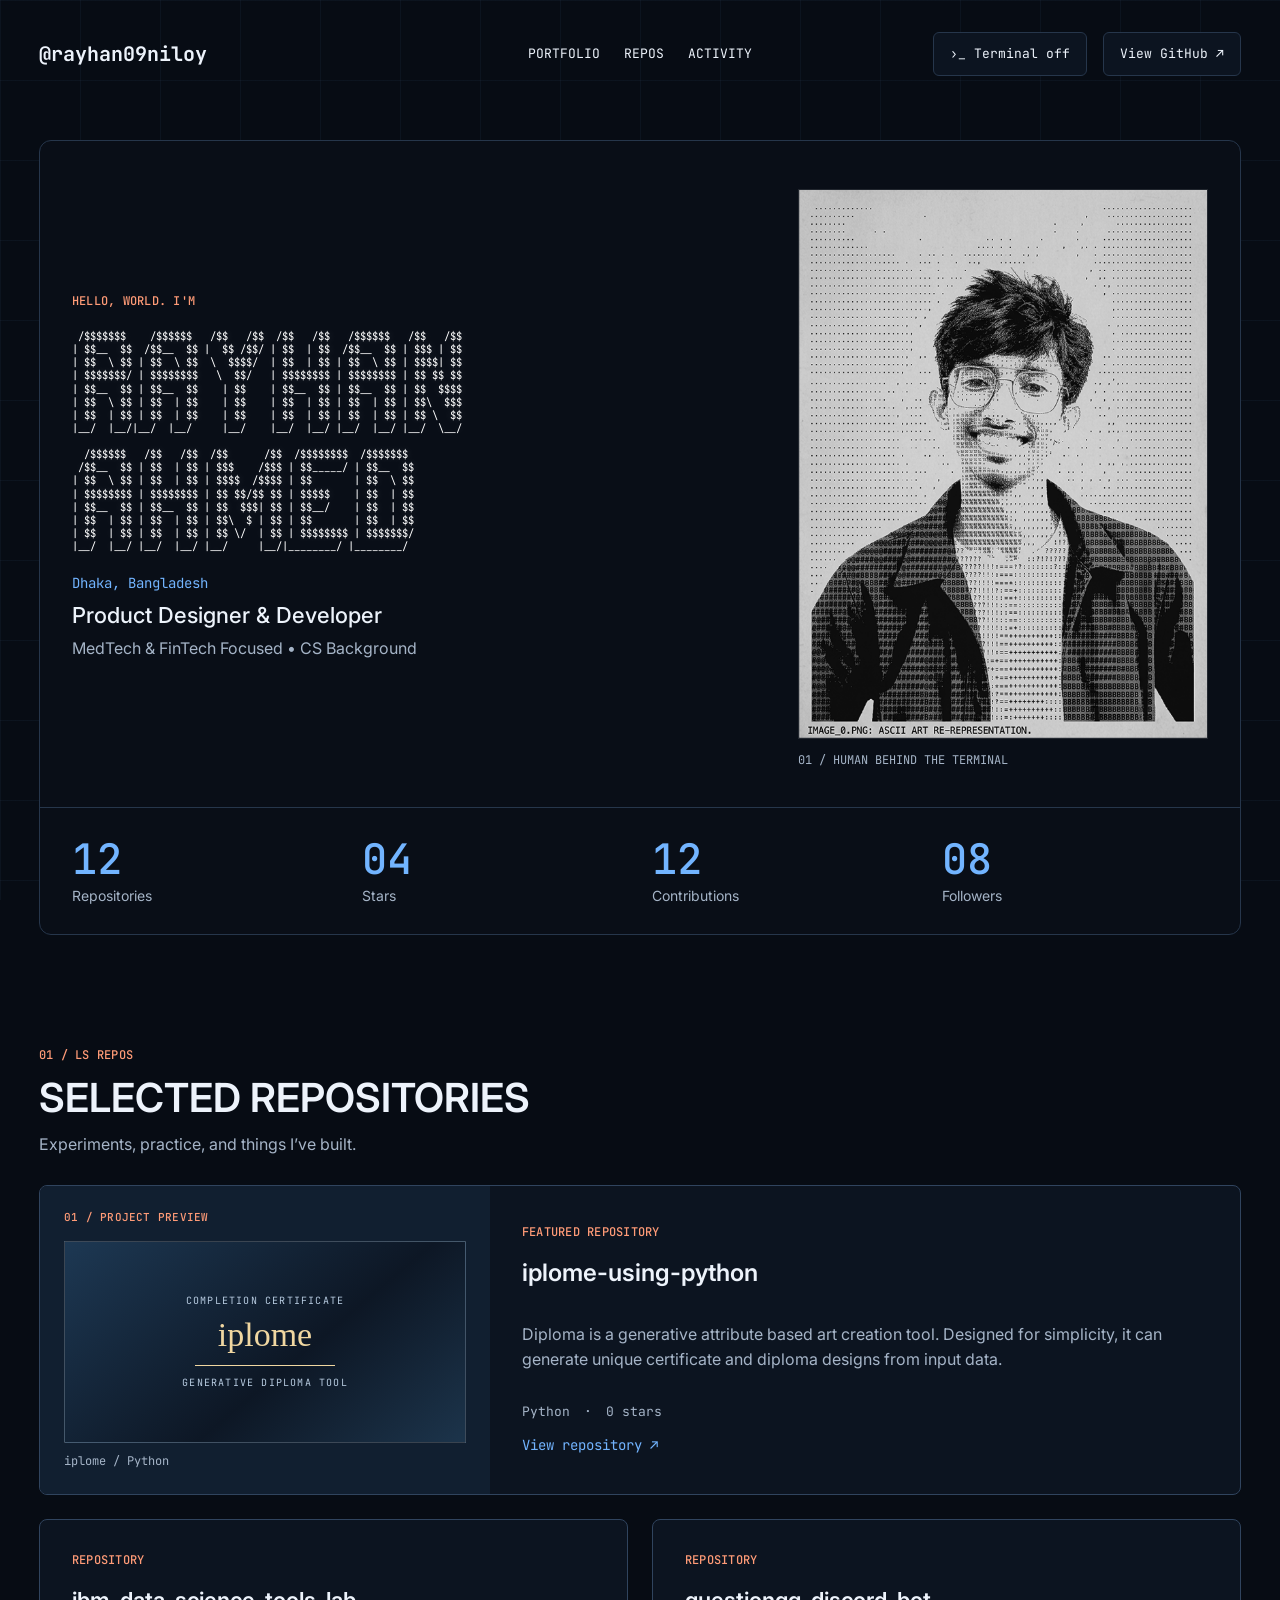
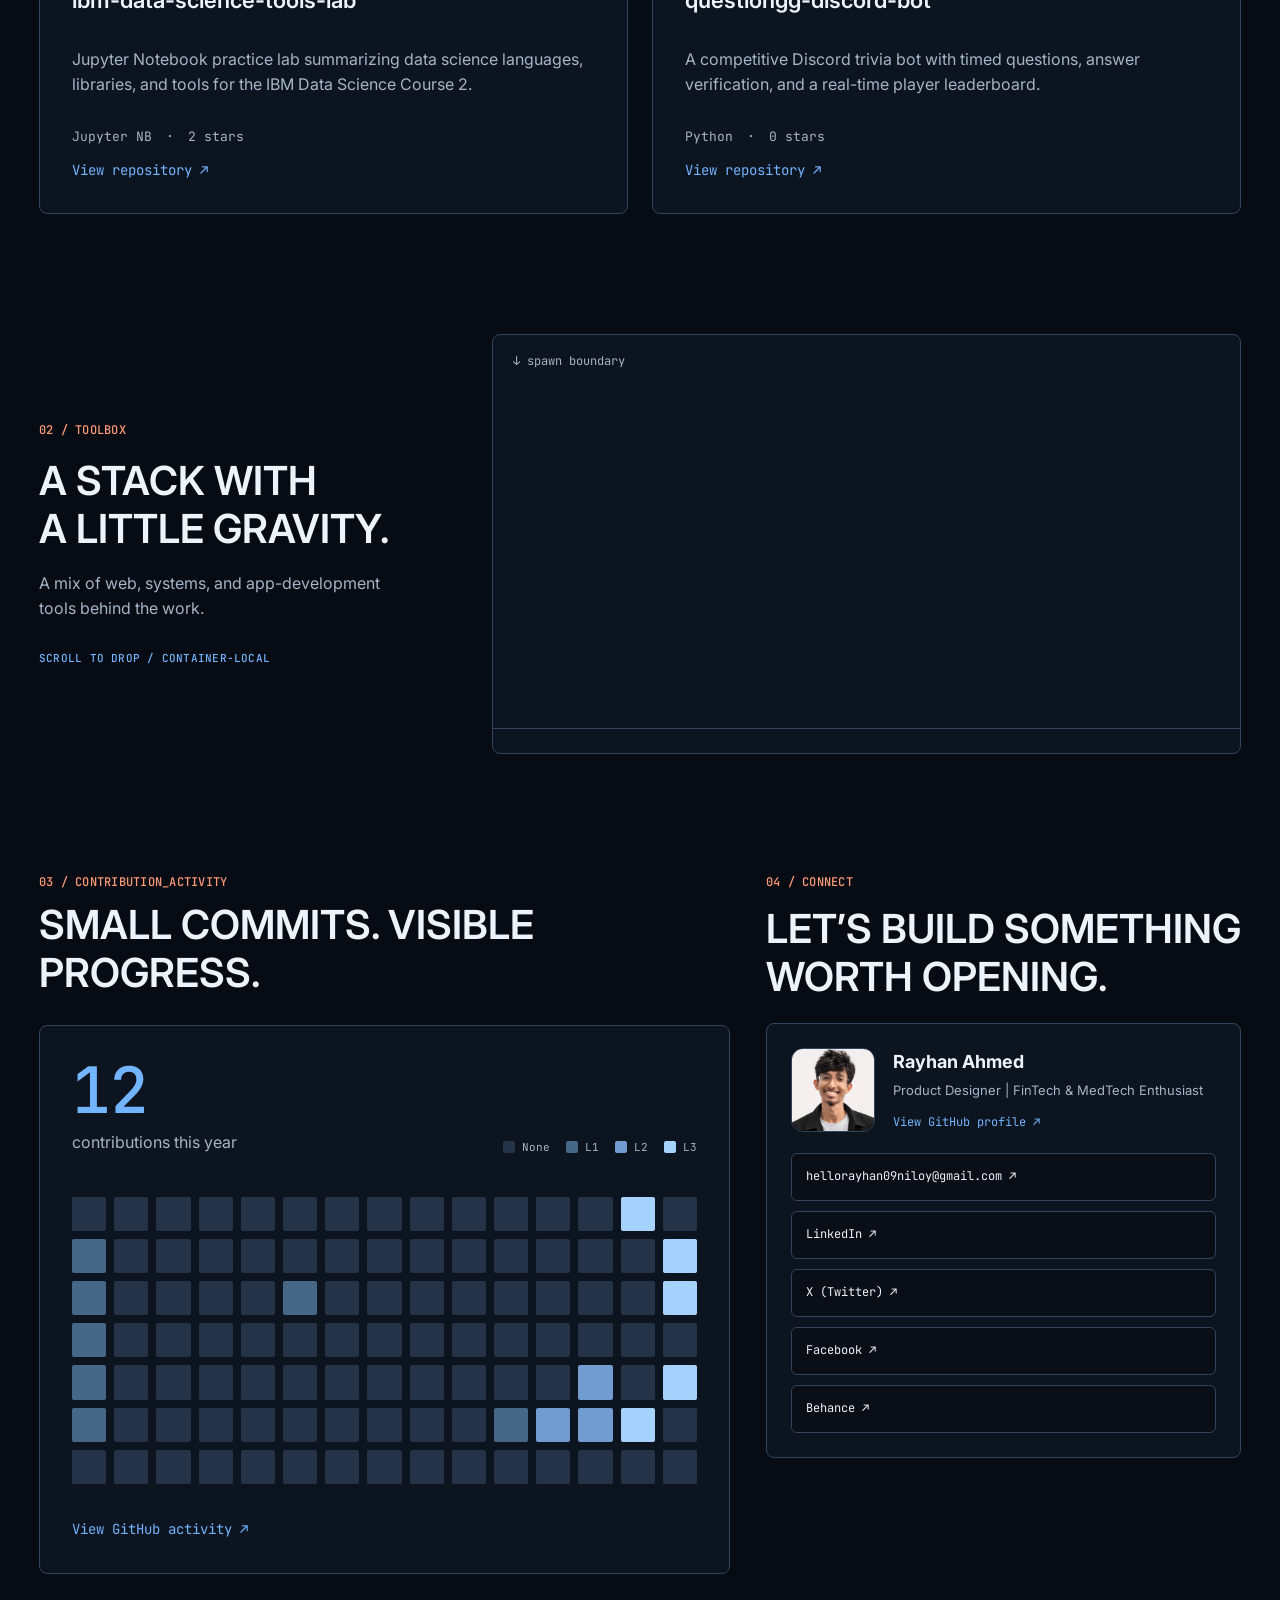
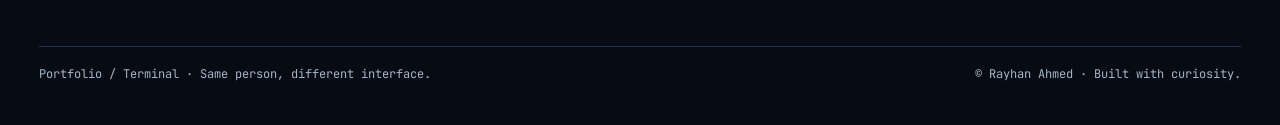
<file: index.html>
<!DOCTYPE html>
<html lang="en">
<head>
  <meta charset="UTF-8">
  <meta name="viewport" content="width=device-width, initial-scale=1.0">
  <meta name="theme-color" content="#070c14">
  <meta name="description" content="Rayhan Ahmed's portfolio website showcasing selected repositories, contribution activity, and contact information.">
  <meta name="keywords" content="Rayhan Ahmed, Portfolio, Product Designer, Developer, MedTech, FinTech, GitHub, Repositories, Contributions">
  <meta name="author" content="Rayhan Ahmed">
  <meta property="og:title" content="Rayhan Ahmed — Portfolio">
  <meta property="og:description" content="Rayhan Ahmed's portfolio website showcasing selected repositories, contribution activity, and contact information.">
  <meta property="og:image" content="assets/profile.png">
  <title>Rayhan Ahmed — Portfolio</title>
  <link rel="preconnect" href="https://fonts.googleapis.com">
  <link rel="preconnect" href="https://fonts.gstatic.com" crossorigin>
  <link href="https://fonts.googleapis.com/css2?family=Inter:wght@400;500;600;700&family=JetBrains+Mono:wght@400;500;700&display=swap" rel="stylesheet">
  <link rel="stylesheet" href="site.css">
  <script src="script.js" defer></script>
</head>
<body>
  <div class="page-grid" aria-hidden="true"></div>
  <main class="site-shell">
    <header class="site-nav">
      <a class="wordmark" href="#portfolio">@rayhan09niloy</a>
      <nav class="nav-links" aria-label="Main navigation">
        <a href="#portfolio">PORTFOLIO</a>
        <a href="#repos">REPOS</a>
        <a href="#activity">ACTIVITY</a>
      </nav>
      <div class="nav-actions">
        <a class="button button-muted" href="terminal.html"><span aria-hidden="true">›_</span> Terminal off</a>
        <a class="button button-muted github-link" href="https://github.com/rayhan09niloy" target="_blank" rel="noopener noreferrer">View GitHub ↗</a>
      </div>
    </header>

    <section class="hero-card" id="portfolio" aria-labelledby="hero-heading">
      <div class="hero-main">
        <div class="hero-intro">
          <p class="eyebrow">HELLO, WORLD. I'M</p>
          <h1 class="visually-hidden" id="hero-heading">Rayhan Ahmed</h1>
          <pre class="ascii-name" aria-label="Rayhan Ahmed"> /$$$$$$$    /$$$$$$   /$$   /$$  /$$   /$$   /$$$$$$   /$$   /$$
| $$__  $$  /$$__  $$ |  $$ /$$/ | $$  | $$  /$$__  $$ | $$$ | $$
| $$  \ $$ | $$  \ $$  \  $$$$/  | $$  | $$ | $$  \ $$ | $$$$| $$
| $$$$$$$/ | $$$$$$$$   \  $$/   | $$$$$$$$ | $$$$$$$$ | $$ $$ $$
| $$__  $$ | $$__  $$    | $$    | $$__  $$ | $$__  $$ | $$  $$$$
| $$  \ $$ | $$  | $$    | $$    | $$  | $$ | $$  | $$ | $$\  $$$
| $$  | $$ | $$  | $$    | $$    | $$  | $$ | $$  | $$ | $$ \  $$
|__/  |__/|__/  |__/     |__/    |__/  |__/ |__/  |__/ |__/  \__/

  /$$$$$$   /$$   /$$  /$$      /$$  /$$$$$$$$  /$$$$$$$
 /$$__  $$ | $$  | $$ | $$$    /$$$ | $$_____/ | $$__  $$
| $$  \ $$ | $$  | $$ | $$$$  /$$$$ | $$       | $$  \ $$
| $$$$$$$$ | $$$$$$$$ | $$ $$/$$ $$ | $$$$$    | $$  | $$
| $$__  $$ | $$__  $$ | $$  $$$| $$ | $$__/    | $$  | $$
| $$  | $$ | $$  | $$ | $$\  $ | $$ | $$       | $$  | $$
| $$  | $$ | $$  | $$ | $$ \/  | $$ | $$$$$$$$ | $$$$$$$/
|__/  |__/ |__/  |__/ |__/     |__/|________/ |________/</pre>
          <div class="hero-bio">
            <p class="location">Dhaka, Bangladesh</p>
            <p class="role">Product Designer &amp; Developer</p>
            <p class="muted">MedTech &amp; FinTech Focused <span aria-hidden="true">•</span> CS Background</p>
          </div>
        </div>
        <figure class="hero-portrait">
          <img src="assets/ascii-myself.png" alt="ASCII portrait of Rayhan Ahmed">
          <figcaption>01 / HUMAN BEHIND THE TERMINAL</figcaption>
        </figure>
      </div>
      <div class="profile-stats" aria-label="GitHub profile statistics">
        <div><strong>12</strong><span>Repositories</span></div>
        <div><strong>04</strong><span>Stars</span></div>
        <div><strong>12</strong><span>Contributions</span></div>
        <div><strong>08</strong><span>Followers</span></div>
      </div>
    </section>

    <section class="content-section" id="repos" aria-labelledby="repos-heading">
      <div class="section-heading">
        <p class="eyebrow">01 / ls repos</p>
        <h2 id="repos-heading">Selected repositories</h2>
        <p class="muted">Experiments, practice, and things I’ve built.</p>
      </div>
      <article class="featured-repo">
        <div class="repo-art" aria-label="Project preview">
          <p class="eyebrow">01 / PROJECT PREVIEW</p>
          <div class="certificate-art" aria-hidden="true">
            <span>COMPLETION CERTIFICATE</span>
            <strong>iplome</strong>
            <i></i>
            <small>GENERATIVE DIPLOMA TOOL</small>
          </div>
          <span class="repo-art-caption">iplome / Python</span>
        </div>
        <div class="repo-copy">
          <p class="eyebrow">FEATURED REPOSITORY</p>
          <h3>iplome-using-python</h3>
          <p>Diploma is a generative attribute based art creation tool. Designed for simplicity, it can generate unique certificate and diploma designs from input data.</p>
          <p class="repo-meta">Python <span>·</span> 0 stars</p>
          <a class="text-link" href="https://github.com/rayhan09niloy/iplome-using-python" target="_blank" rel="noopener noreferrer">View repository ↗</a>
        </div>
      </article>
      <div class="repo-grid">
        <article class="repo-card">
          <p class="eyebrow">REPOSITORY</p>
          <h3>ibm-data-science-tools-lab</h3>
          <p>Jupyter Notebook practice lab summarizing data science languages, libraries, and tools for the IBM Data Science Course 2.</p>
          <p class="repo-meta">Jupyter NB <span>·</span> 2 stars</p>
          <a class="text-link" href="https://github.com/rayhan09niloy/ibm-data-science-tools-lab" target="_blank" rel="noopener noreferrer">View repository ↗</a>
        </article>
        <article class="repo-card">
          <p class="eyebrow">REPOSITORY</p>
          <h3>questiongg-discord-bot</h3>
          <p>A competitive Discord trivia bot with timed questions, answer verification, and a real-time player leaderboard.</p>
          <p class="repo-meta">Python <span>·</span> 0 stars</p>
          <a class="text-link" href="https://github.com/rayhan09niloy/questiongg-discord-bot" target="_blank" rel="noopener noreferrer">View repository ↗</a>
        </article>
      </div>
    </section>

    <section class="toolbox-section" id="toolbox" aria-labelledby="toolbox-heading">
      <div class="toolbox-copy">
        <p class="eyebrow">02 / toolbox</p>
        <h2 id="toolbox-heading">A stack with<br>a little gravity.</h2>
        <p class="muted">A mix of web, systems, and app-development tools behind the work.</p>
        <p class="drop-hint">SCROLL TO DROP / CONTAINER-LOCAL</p>
      </div>
      <div class="tool-stage" aria-label="A collection of tools settling into place">
        <span class="stage-label">↓ spawn boundary</span>
        <div class="tool-tokens">
          <div class="tool-token" role="img" aria-label="Python"><img src="assets/Icons/Python.svg" alt=""></div>
          <div class="tool-token" role="img" aria-label="JavaScript"><img src="assets/Icons/JavaScript.svg" alt=""></div>
          <div class="tool-token" role="img" aria-label="HTML"><img src="assets/Icons/HTML.svg" alt=""></div>
          <div class="tool-token" role="img" aria-label="CSS"><img src="assets/Icons/CSS.svg" alt=""></div>
          <div class="tool-token" role="img" aria-label="Windows"><img src="assets/Icons/Windows.svg" alt=""></div>
          <div class="tool-token" role="img" aria-label="Linux"><img src="assets/Icons/Linux.svg" alt=""></div>
          <div class="tool-token" role="img" aria-label="Rust"><img src="assets/Icons/Rust.svg" alt=""></div>
          <div class="tool-token" role="img" aria-label="Angular"><img src="assets/Icons/Angular.svg" alt=""></div>
          <div class="tool-token" role="img" aria-label="Swift"><img src="assets/Icons/Swift.svg" alt=""></div>
          <div class="tool-token" role="img" aria-label="Sass"><img src="assets/Icons/Sass.svg" alt=""></div>
          <div class="tool-token" role="img" aria-label="Tailwind CSS"><img src="assets/Icons/Tailwind-CSS.svg" alt=""></div>
          <div class="tool-token" role="img" aria-label="Bootstrap"><img src="assets/Icons/Bootstrap.svg" alt=""></div>
          <div class="tool-token" role="img" aria-label="Java"><img src="assets/Icons/Java.svg" alt=""></div>
          <div class="tool-token" role="img" aria-label="TypeScript"><img src="assets/Icons/TypeScript.svg" alt=""></div>
          <div class="tool-token" role="img" aria-label="Go"><img src="assets/Icons/Go.svg" alt=""></div>
          <div class="tool-token" role="img" aria-label="Ruby"><img src="assets/Icons/Ruby.svg" alt=""></div>
          <div class="tool-token" role="img" aria-label="Flutter"><img src="assets/Icons/Flutter.svg" alt=""></div>
        </div>
        <div class="stage-floor"></div>
      </div>
    </section>

    <div class="activity-contact-layout">
      <section class="content-section activity-section" id="activity" aria-labelledby="activity-heading">
        <div class="section-heading">
          <p class="eyebrow">03 / contribution_activity</p>
          <h2 id="activity-heading">Small commits. Visible progress.</h2>
        </div>
        <div class="activity-card">
          <div class="activity-summary">
            <div><strong>12</strong><span>contributions this year</span></div>
            <div class="activity-legend" aria-label="Contribution levels">
              <span><i class="level-0"></i>None</span>
              <span><i class="level-1"></i>L1</span>
              <span><i class="level-2"></i>L2</span>
              <span><i class="level-3"></i>L3</span>
            </div>
          </div>
          <div class="activity-grid" id="activityGrid" aria-label="Contribution activity over the last 15 weeks"></div>
          <a class="text-link" href="https://github.com/rayhan09niloy" target="_blank" rel="noopener noreferrer">View GitHub activity ↗</a>
        </div>
      </section>

      <section class="contact-section" id="contact" aria-labelledby="contact-heading">
        <div class="contact-heading">
          <p class="eyebrow">04 / connect</p>
          <h2 id="contact-heading">Let’s build something<br>worth opening.</h2>
        </div>
        <div class="contact-card">
          <div class="contact-profile">
            <img src="assets/profile.png" alt="profile picture of Rayhan Ahmed" class="profile-image">
            <div>
              <h3>Rayhan Ahmed</h3>
              <p>Product Designer | FinTech &amp; MedTech Enthusiast</p>
              <a class="text-link" href="https://github.com/rayhan09niloy" target="_blank" rel="noopener noreferrer">View GitHub profile ↗</a>
            </div>
          </div>
          <div class="contact-links">
            <a href="mailto:hellorayhan09niloy@gmail.com">hellorayhan09niloy@gmail.com ↗</a>
            <a href="https://linkedin.com/in/rayhan09niloy" target="_blank" rel="noopener noreferrer">LinkedIn ↗</a>
            <a href="https://x.com/rayhan09niloy" target="_blank" rel="noopener noreferrer">X (Twitter) ↗</a>
            <a href="https://facebook.com" target="_blank" rel="noopener noreferrer">Facebook ↗</a>
            <a href="https://behance.net" target="_blank" rel="noopener noreferrer">Behance ↗</a>
          </div>
        </div>
      </section>
    </div>

    <footer class="site-footer">
      <span>Portfolio / Terminal · Same person, different interface.</span>
      <span>© Rayhan Ahmed · Built with curiosity.</span>
    </footer>
  </main>
</body>
</html>
</file>
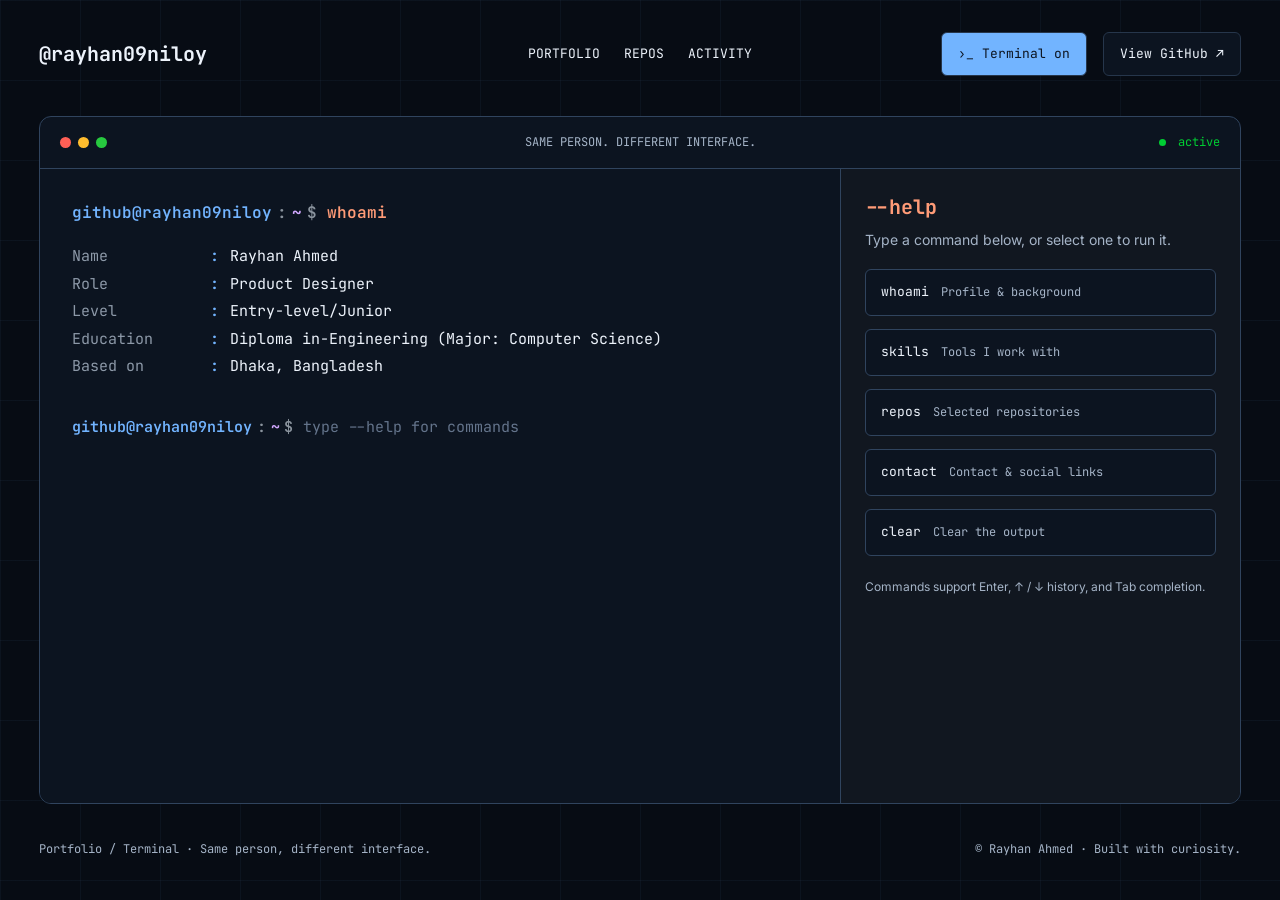
<file: terminal.html>
<!DOCTYPE html>
<html lang="en">
<head>
  <meta charset="UTF-8">
  <meta name="viewport" content="width=device-width, initial-scale=1.0">
  <meta name="theme-color" content="#070c14">
  <title>Terminal — Rayhan Ahmed</title>
   <meta name="description" content="Rayhan Ahmed's portfolio website showcasing selected repositories, contribution activity, and contact information.">
  <meta name="keywords" content="Rayhan Ahmed, Portfolio, Product Designer, Developer, MedTech, FinTech, GitHub, Repositories, Contributions">
  <meta name="author" content="Rayhan Ahmed">
  <meta property="og:title" content="Rayhan Ahmed — Portfolio">
  <meta property="og:description" content="Rayhan Ahmed's portfolio website showcasing selected repositories, contribution activity, and contact information.">
  <meta property="og:image" content="assets/profile.png">
  <link rel="preconnect" href="https://fonts.googleapis.com">
  <link rel="preconnect" href="https://fonts.gstatic.com" crossorigin>
  <link href="https://fonts.googleapis.com/css2?family=Inter:wght@400;500;600;700&family=JetBrains+Mono:wght@400;500;700&display=swap" rel="stylesheet">
  <link rel="stylesheet" href="site.css">
  <script src="script.js" defer></script>
</head>
<body>
  <div class="page-grid" aria-hidden="true"></div>
  <main class="site-shell terminal-page">
    <header class="site-nav">
      <a class="wordmark" href="index.html">@rayhan09niloy</a>
      <nav class="nav-links" aria-label="Main navigation">
        <a href="index.html#portfolio">PORTFOLIO</a>
        <a href="index.html#repos">REPOS</a>
        <a href="index.html#activity">ACTIVITY</a>
      </nav>
      <div class="nav-actions">
        <a class="button button-primary" href="index.html"><span aria-hidden="true">›_</span> Terminal on</a>
        <a class="button button-muted github-link" href="https://github.com/rayhan09niloy" target="_blank" rel="noopener noreferrer">View GitHub ↗</a>
      </div>
    </header>

    <section class="terminal-window" aria-label="Interactive profile terminal">
      <header class="terminal-titlebar">
        <div class="window-dots" aria-hidden="true"><i></i><i></i><i></i></div>
        <p>SAME PERSON. DIFFERENT INTERFACE.</p>
        <span class="terminal-status"><i></i> active</span>
      </header>
      <div class="terminal-layout">
        <div class="terminal-console">
          <div class="terminal-history" id="terminalHistory">
            <div class="terminal-entries" id="terminalEntries" aria-live="polite" aria-relevant="additions text">
              <article class="terminal-entry">
                <div class="terminal-command-line">
                  <span class="terminal-prompt"><span class="terminal-host">github@rayhan09niloy</span><span class="terminal-separator">:</span><span class="terminal-path">~</span><span class="terminal-dollar">$</span></span>
                  <span class="terminal-command">whoami</span>
                </div>
                <div class="terminal-data">
                  <div class="terminal-data-row"><span class="data-label">Name</span><span class="data-colon">:</span><span>Rayhan Ahmed</span></div>
                  <div class="terminal-data-row"><span class="data-label">Role</span><span class="data-colon">:</span><span>Product Designer</span></div>
                  <div class="terminal-data-row"><span class="data-label">Level</span><span class="data-colon">:</span><span>Entry-level/Junior</span></div>
                  <div class="terminal-data-row"><span class="data-label">Education</span><span class="data-colon">:</span><span>Diploma in-Engineering (Major: Computer Science)</span></div>
                  <div class="terminal-data-row"><span class="data-label">Based on</span><span class="data-colon">:</span><span>Dhaka, Bangladesh</span></div>
                </div>
              </article>
            </div>
            <form class="terminal-input-row" id="terminalForm" autocomplete="off">
              <label class="terminal-prompt" for="terminalInput"><span class="terminal-host">github@rayhan09niloy</span><span class="terminal-separator">:</span><span class="terminal-path">~</span><span class="terminal-dollar">$</span></label>
              <input id="terminalInput" name="command" type="text" class="terminal-input" aria-label="Terminal command" placeholder="type --help for commands" autocomplete="off" spellcheck="false" autofocus>
            </form>
          </div>
        </div>
        <aside class="command-panel">
          <h1>--help</h1>
          <p>Type a command below, or select one to run it.</p>
          <div class="command-list">
            <button type="button" class="command-button" data-command="whoami"><code>whoami</code><span>Profile &amp; background</span></button>
            <button type="button" class="command-button" data-command="skills"><code>skills</code><span>Tools I work with</span></button>
            <button type="button" class="command-button" data-command="repos"><code>repos</code><span>Selected repositories</span></button>
            <button type="button" class="command-button" data-command="contact"><code>contact</code><span>Contact &amp; social links</span></button>
            <button type="button" class="command-button" data-command="clear"><code>clear</code><span>Clear the output</span></button>
          </div>
          <p class="command-note">Commands support Enter, ↑ / ↓ history, and Tab completion.</p>
        </aside>
      </div>
    </section>

    <footer class="site-footer">
      <span>Portfolio / Terminal · Same person, different interface.</span>
      <span>© Rayhan Ahmed · Built with curiosity.</span>
    </footer>
  </main>
</body>
</html>
</file>
<file: site.css>
:root {
  color-scheme: dark;
  --page: #070c14;
  --panel: #0c1420;
  --panel-deep: #090e17;
  --panel-alt: #111720;
  --line: #30445e;
  --line-soft: #26364b;
  --white: #edf3fb;
  --muted: #a5b4c7;
  --blue: #72b4ff;
  --coral: #ff9b77;
  --green: #00ce33;
  --mono: "JetBrains Mono", "Courier New", monospace;
  --sans: Inter, Arial, sans-serif;
}

*, *::before, *::after { box-sizing: border-box; }

html { scroll-behavior: smooth; }

body {
  min-width: 320px;
  margin: 0;
  background: var(--page);
  color: var(--white);
  font-family: var(--sans);
  line-height: 1.55;
  -webkit-font-smoothing: antialiased;
}

a { color: inherit; }

.page-grid {
  position: fixed;
  z-index: 0;
  inset: 0;
  pointer-events: none;
  background-image:
    linear-gradient(to right, rgba(48, 68, 94, .15) 1px, transparent 1px),
    linear-gradient(to bottom, rgba(48, 68, 94, .15) 1px, transparent 1px);
  background-size: 80px 80px;
}

.site-shell {
  position: relative;
  z-index: 1;
  width: min(1202px, calc(100% - 48px));
  margin: 0 auto;
  padding: 32px 0 42px;
}

.site-nav {
  display: grid;
  grid-template-columns: 1fr auto 1fr;
  align-items: center;
  gap: 24px;
  min-height: 44px;
  margin-bottom: 64px;
}

.wordmark {
  width: fit-content;
  font: 700 20px/1.2 var(--mono);
  text-decoration: none;
}

.nav-links, .nav-actions {
  display: flex;
  align-items: center;
  gap: 24px;
}

.nav-links a {
  font: 13px/1.2 var(--mono);
  text-decoration: none;
  transition: color .18s ease;
}

.nav-links a:hover, .text-link:hover { color: var(--white); }

.nav-actions {
  justify-content: flex-end;
  gap: 16px;
}

.button {
  display: inline-flex;
  min-height: 44px;
  align-items: center;
  justify-content: center;
  gap: 8px;
  padding: 0 16px;
  border: 1px solid var(--line-soft);
  border-radius: 6px;
  font: 13px/1.2 var(--mono);
  text-decoration: none;
  white-space: nowrap;
  transition: background .18s ease, border-color .18s ease;
}

.button-muted { background: var(--panel); }
.button-muted:hover { border-color: var(--blue); }
.button-primary { background: var(--blue); color: var(--panel); }
.button-primary:hover { background: #91c5ff; }

.hero-card {
  overflow: hidden;
  border: 1px solid var(--line-soft);
  border-radius: 12px;
  background: var(--panel-deep);
}

.hero-main {
  display: grid;
  grid-template-columns: minmax(0, 1fr) minmax(300px, 410px);
  gap: 36px;
  align-items: center;
  min-height: 548px;
  padding: 48px 32px 38px;
}

.hero-intro { min-width: 0; }
.eyebrow, .drop-hint {
  margin: 0;
  color: var(--coral);
  font: 500 12px/1.4 var(--mono);
  letter-spacing: .02em;
  text-transform: uppercase;
}

.ascii-name {
  max-width: 100%;
  margin: 20px 0 18px;
  overflow: clip;
  color: #ffffff;
  font: 400 clamp(6px, .82vw, 11px)/1.25 var(--mono);
  white-space: pre;
  text-shadow: 0 0 10px rgba(255, 255, 255, .18);
  animation: name-flicker 4.5s linear infinite;
}

@keyframes name-flicker {
  0%, 19%, 21%, 23%, 25%, 54%, 56%, 100% { opacity: 1; }
  20%, 24%, 55% { opacity: .65; }
}

.hero-bio { margin-top: 20px; }
.hero-bio p { margin: 4px 0; }
.location { color: var(--blue); font: 14px/1.5 var(--mono); }
.role { font-size: 22px; font-weight: 500; }
.muted { color: var(--muted); }

.hero-portrait {
  min-width: 0;
  margin: 0;
}

.hero-portrait img {
  display: block;
  width: 100%;
  aspect-ratio: 599 / 804;
  object-fit: contain;
  border: 1px solid rgba(255,255,255,.1);
}

.hero-portrait figcaption {
  margin-top: 12px;
  color: var(--muted);
  font: 12px/1.5 var(--mono);
}

.profile-stats {
  display: grid;
  grid-template-columns: repeat(4, 1fr);
  gap: 24px;
  padding: 28px 32px;
  border-top: 1px solid var(--line-soft);
}

.profile-stats div { display: grid; gap: 2px; }
.profile-stats strong {
  color: var(--blue);
  font: 500 42px/1.1 var(--mono);
}
.profile-stats span { color: var(--muted); font-size: 14px; }

.content-section { margin-top: 112px; }
.section-heading { margin-bottom: 28px; }
.section-heading h2, .contact-heading h2, .toolbox-copy h2 {
  margin: 10px 0;
  font-size: clamp(26px, 3.2vw, 40px);
  font-weight: 600;
  line-height: 1.2;
  text-transform: uppercase;
}
.section-heading > p:last-child { margin: 0; }

.featured-repo {
  display: grid;
  grid-template-columns: 450fr 750fr;
  overflow: hidden;
  border: 1px solid var(--line);
  border-radius: 8px;
  background: var(--panel);
}

.repo-art {
  display: flex;
  min-height: 308px;
  flex-direction: column;
  padding: 24px;
  background: #111f30;
}

.repo-art .eyebrow { font-size: 11px; }

.certificate-art {
  display: flex;
  flex: 1;
  flex-direction: column;
  align-items: center;
  justify-content: center;
  margin: 16px 0 10px;
  border: 1px solid rgba(255,255,255,.18);
  background: linear-gradient(140deg, #1d3853, #0d1725 58%, #1c344b);
  text-align: center;
}

.certificate-art span, .certificate-art small {
  color: #b7cbe0;
  font: 10px/1.4 var(--mono);
  letter-spacing: .12em;
}

.certificate-art strong {
  margin: 8px 0;
  color: #f0d7a1;
  font: 500 34px/1.1 Georgia, serif;
}

.certificate-art i { width: 35%; height: 1px; margin: 4px 0 10px; background: #f0d7a1; }
.repo-art-caption { color: var(--muted); font: 12px/1.4 var(--mono); }

.repo-copy {
  display: flex;
  flex-direction: column;
  align-items: flex-start;
  justify-content: center;
  padding: 32px;
}

.repo-copy h3, .repo-card h3 {
  margin: 14px 0;
  font-size: 24px;
  font-weight: 600;
  overflow-wrap: anywhere;
}

.repo-copy > p:not(.eyebrow):not(.repo-meta), .repo-card > p:not(.eyebrow):not(.repo-meta) {
  display: -webkit-box;
  min-height: calc(1.6em * 2);
  overflow: hidden;
  color: var(--muted);
  line-height: 1.6;
  line-clamp: 2;
  -webkit-box-orient: vertical;
  -webkit-line-clamp: 2;
}

.repo-meta {
  margin: 14px 0;
  color: var(--muted);
  font: 13px/1.4 var(--mono);
}
.repo-meta span { margin: 0 6px; }

.text-link {
  color: var(--blue);
  font: 14px/1.5 var(--mono);
  text-decoration: none;
  transition: color .18s ease;
}

.repo-grid {
  display: grid;
  grid-template-columns: repeat(2, minmax(0, 1fr));
  gap: 24px;
  margin-top: 24px;
}

.repo-card {
  display: flex;
  min-height: 270px;
  flex-direction: column;
  align-items: flex-start;
  padding: 32px;
  border: 1px solid var(--line);
  border-radius: 8px;
  background: var(--panel);
}

.repo-card h3 { font-size: 22px; }
.repo-card .text-link { margin-top: auto; }

.toolbox-section {
  display: grid;
  grid-template-columns: minmax(280px, 421px) minmax(0, 1fr);
  align-items: center;
  gap: 32px;
  margin-top: 120px;
}

.toolbox-copy h2 { margin: 18px 0; font-size: clamp(32px, 4vw, 40px); }
.toolbox-copy > .muted { max-width: 380px; }
.drop-hint { margin-top: 30px; color: var(--blue); font-size: 11px; }

.tool-stage {
  position: relative;
  min-height: 420px;
  overflow: hidden;
  border: 1px solid var(--line);
  border-radius: 8px;
  background: var(--panel);
}

.stage-label {
  position: absolute;
  top: 18px;
  left: 20px;
  color: var(--muted);
  font: 12px/1.4 var(--mono);
}

.tool-tokens {
  position: absolute;
  inset: 1px;
  overflow: hidden;
  pointer-events: none;
}

.tool-token {
  position: absolute;
  top: 0;
  left: 0;
  display: grid;
  width: 72px;
  height: 72px;
  padding: 10px;
  place-items: center;
  border: 1px solid #415775;
  border-radius: 12px;
  background: #152337;
  opacity: 0;
  will-change: transform;
}

.tool-token img { display: block; width: 100%; height: 100%; object-fit: contain; }

.stage-floor {
  position: absolute;
  right: 0;
  bottom: 24px;
  left: 0;
  height: 1px;
  background: var(--line);
}

.activity-contact-layout {
  display: flex;
  flex-direction: row;
  align-items: stretch;
  gap: 36px;
  margin-top: 120px;
}

.activity-section {
  flex: 1.2 1 0;
  min-width: 0;
  margin-top: 0;
}

.activity-card {
  padding: 32px;
  border: 1px solid var(--line);
  border-radius: 8px;
  background: var(--panel);
}

.activity-summary {
  display: flex;
  align-items: flex-end;
  justify-content: space-between;
  gap: 24px;
}

.activity-summary > div:first-child { display: grid; gap: 8px; }
.activity-summary strong { color: var(--blue); font: 500 64px/1 var(--mono); }
.activity-summary span { color: var(--muted); }
.activity-legend { display: flex; flex-wrap: wrap; gap: 16px; }
.activity-legend span { display: inline-flex; align-items: center; gap: 7px; font: 11px/1.3 var(--mono); }
.activity-legend i, .activity-cell {
  width: 12px;
  height: 12px;
  border-radius: 2px;
  background: #243348;
}

.activity-grid {
  display: grid;
  grid-template-columns: repeat(15, minmax(0, 1fr));
  gap: 8px;
  margin: 42px 0 32px;
}

.activity-column { display: grid; grid-template-rows: repeat(7, 1fr); gap: 8px; }
.activity-cell { width: 100%; aspect-ratio: 1; height: auto; }
.level-0 { background: #243348 !important; }
.level-1 { background: #476789 !important; }
.level-2 { background: #729bd0 !important; }
.level-3 { background: #a6d2ff !important; }
.activity-card > .text-link { display: inline-block; }

.contact-section {
  display: flex;
  min-width: 0;
  flex-direction: column;
  gap: 12px;
  margin-top: 0;
}

.contact-heading h2 {
  margin-top: 14px;
}
.contact-card {
  display: grid;
  grid-template-columns: 1fr;
  gap: 20px;
  padding: 24px;
  border: 1px solid var(--line);
  border-radius: 8px;
  background: var(--panel);
}

.contact-profile { display: flex; align-items: center; gap: 18px; }
.contact-profile img {
  width: 84px;
  height: 84px;
  flex: 0 0 auto;
  object-fit: cover;
  border: 1px solid var(--line);
  border-radius: 12px;
}
.contact-profile h3 { margin: 0 0 4px; font-size: 18px; }
.contact-profile p { margin: 0 0 8px; color: var(--muted); font-size: 13px; }
.contact-profile .text-link { font-size: 12px; }
.contact-links {
  display: flex;
  flex-direction: column;
  gap: 10px;
}
.contact-links a {
  display: flex;
  min-height: 48px;
  align-items: center;
  padding: 10px 14px;
  border: 1px solid var(--line);
  border-radius: 6px;
  background: var(--panel-deep);
  font: 12px/1.4 var(--mono);
  text-decoration: none;
  overflow-wrap: anywhere;
}
.contact-links a:hover { border-color: var(--blue); }

.site-footer {
  display: flex;
  justify-content: space-between;
  gap: 20px;
  margin-top: 72px;
  padding-top: 18px;
  border-top: 1px solid rgba(48, 68, 94, .7);
  color: var(--muted);
  font: 12px/1.5 var(--mono);
}

.terminal-page {
  display: flex;
  height: 100vh;
  height: 100dvh;
  min-height: 0;
  flex-direction: column;
  overflow: hidden;
}

.terminal-page .site-nav { flex: 0 0 auto; margin-bottom: 40px; }

.terminal-window {
  display: flex;
  min-height: 0;
  flex: 1 1 auto;
  flex-direction: column;
  overflow: hidden;
  border: 1px solid var(--line);
  border-radius: 12px;
  background: var(--panel);
}

.terminal-titlebar {
  display: grid;
  grid-template-columns: 1fr auto 1fr;
  align-items: center;
  min-height: 52px;
  padding: 0 20px;
  border-bottom: 1px solid var(--line);
}

.window-dots { display: flex; gap: 7px; }
.window-dots i { width: 11px; height: 11px; border-radius: 50%; background: #ff5f56; }
.window-dots i:nth-child(2) { background: #ffbd2e; }
.window-dots i:nth-child(3) { background: #27c93f; }
.terminal-titlebar p { margin: 0; color: var(--muted); font: 12px/1.4 var(--mono); }
.terminal-status { justify-self: end; color: var(--green); font: 12px/1.4 var(--mono); }
.terminal-status i { display: inline-block; width: 7px; height: 7px; margin-right: 5px; border-radius: 50%; background: currentColor; }

.terminal-layout {
  display: grid;
  grid-template-columns: minmax(0, 2fr) minmax(320px, 1fr);
  min-height: 0;
  flex: 1 1 auto;
}

.terminal-console {
  display: flex;
  min-height: 0;
  min-width: 0;
  flex-direction: column;
  padding: 0;
  background: #0c1420;
  font-family: var(--mono);
}

.terminal-history {
  flex: 1;
  min-height: 0;
  padding: 32px;
  overflow-x: hidden;
  overflow-y: auto;
  overscroll-behavior: contain;
  scrollbar-color: rgba(165, 180, 199, .2) transparent;
  scrollbar-width: thin;
}

.terminal-history::-webkit-scrollbar,
.command-panel::-webkit-scrollbar {
  width: 5px;
}

.terminal-history::-webkit-scrollbar-track,
.command-panel::-webkit-scrollbar-track {
  background: transparent;
}

.terminal-history::-webkit-scrollbar-thumb,
.command-panel::-webkit-scrollbar-thumb {
  border-radius: 5px;
  background: rgba(165, 180, 199, .18);
}

.terminal-history::-webkit-scrollbar-thumb:hover,
.command-panel::-webkit-scrollbar-thumb:hover {
  background: rgba(165, 180, 199, .38);
}

.terminal-entry + .terminal-entry { margin-top: 24px; }

.terminal-command-line {
  display: flex;
  align-items: baseline;
  flex-wrap: wrap;
  gap: 10px;
  margin-bottom: 20px;
  font: 600 16px/1.5 var(--mono);
}

.terminal-prompt { display: inline-flex; gap: .32em; white-space: nowrap; }
.terminal-host { color: var(--blue); }
.terminal-separator,
.terminal-dollar { color: #8b949e; }
.terminal-path { color: #d2a8ff; }
.terminal-command { color: var(--coral); overflow-wrap: anywhere; }
.terminal-data { display: grid; gap: 5px; }
.terminal-repo-links { display: grid; gap: 8px; }
.terminal-repo-link-row {
  color: var(--white);
  font: 400 15px/1.5 var(--mono);
}
.terminal-data-row {
  display: grid;
  grid-template-columns: minmax(82px, 130px) 12px minmax(0, 1fr);
  gap: 8px;
  color: var(--white);
  font: 400 15px/1.5 var(--mono);
}
.data-label { color: #8d99a8; }
.data-colon { color: var(--blue); font-weight: 700; }
.terminal-data-row > span:last-child { white-space: pre-wrap; overflow-wrap: anywhere; }
.terminal-value-link {
  color: inherit;
  text-decoration: none;
}
.terminal-value-link:hover,
.terminal-value-link:focus-visible {
  color: var(--blue);
  text-decoration: underline;
  text-underline-offset: 3px;
}

.terminal-output {
  margin: 0;
  color: var(--white);
  font: 400 clamp(12px, 1.2vw, 16px)/1.56 var(--mono);
  white-space: pre-wrap;
  overflow-wrap: anywhere;
}

.terminal-input-row {
  display: flex;
  min-width: 0;
  align-items: baseline;
  gap: 10px;
  margin-top: 24px;
  padding: 14px 0 2px;
  font: 600 15px/1.5 var(--mono);
}

.terminal-input {
  flex: 1;
  width: 0;
  min-width: 0;
  padding: 0;
  border: 0;
  outline: 0;
  background: transparent;
  color: var(--white);
  font: inherit;
  caret-color: var(--blue);
}

.terminal-input::placeholder { color: #64748b; font-weight: 400; }
.terminal-input:focus-visible { outline: none; }

.command-panel {
  min-height: 0;
  overflow-y: auto;
  padding: 24px 24px;
  border-left: 1px solid var(--line);
  background: var(--panel-alt);
}

.command-panel h1 { margin: 0 0 8px; color: var(--coral); font: 700 20px/1.4 var(--mono); }
.command-panel > p { margin: 0 0 18px; color: var(--muted); font-size: 14px; }
.command-list { display: grid; gap: 13px; }

.command-button {
  display: flex;
  min-height: 47px;
  align-items: center;
  gap: 12px;
  padding: 10px 15px;
  border: 1px solid var(--line);
  border-radius: 6px;
  background: var(--panel);
  color: var(--white);
  cursor: pointer;
  text-align: left;
  transition: border-color .18s ease, background .18s ease;
}

.command-button:hover, .command-button[aria-pressed="true"] { border-color: var(--blue); background: #132033; }
.command-button code { font: 13px/1.4 var(--mono); }
.command-button span { color: var(--muted); font: 12px/1.4 var(--mono); }
.command-panel > .command-note { margin: 22px 0 0; font-size: 12px; }
.terminal-page .site-footer { flex: 0 0 auto; margin-top: 16px; padding-top: 20px; border: 0; }

.visually-hidden {
  position: absolute;
  width: 1px;
  height: 1px;
  padding: 0;
  margin: -1px;
  overflow: hidden;
  clip: rect(0, 0, 0, 0);
  white-space: nowrap;
  border: 0;
}

@media (max-width: 900px) {
  .site-nav { grid-template-columns: 1fr auto; margin-bottom: 42px; }
  .nav-links { grid-column: 1 / -1; grid-row: 2; justify-content: center; order: 2; }
  .nav-actions { grid-column: 2; grid-row: 1; }
  .hero-main { grid-template-columns: minmax(0, 1fr) minmax(240px, 36%); gap: 24px; padding: 36px 24px; }
  .ascii-name { font-size: clamp(5.5px, .9vw, 8px); }
  .hero-portrait figcaption { font-size: 10px; }
  .toolbox-section { grid-template-columns: 1fr; }
  .tool-stage { min-height: 390px; }
  .tool-token { width: 64px; height: 64px; padding: 8px; }
  .toolbox-copy { max-width: 600px; }
  .activity-contact-layout { flex-direction: column; gap: 48px; margin-top: 76px; }
  .activity-section, .contact-section { flex: auto; }
}

@media (max-width: 680px) {
  .site-shell { width: min(100% - 32px, 520px); padding-top: 20px; }
  .site-nav { grid-template-columns: 1fr auto; gap: 18px 10px; margin-bottom: 32px; }
  .wordmark { font-size: 16px; }
  .nav-links { justify-content: space-between; gap: 12px; }
  .nav-links a { font-size: 11px; }
  .nav-actions { gap: 8px; }
  .button { min-height: 38px; padding: 0 10px; font-size: 11px; }
  .github-link { display: none; }
  .hero-main { grid-template-columns: minmax(0, 1fr); gap: 28px; min-height: 0; padding: 28px 18px; }
  .ascii-name { font-size: clamp(5.5px, 1.5vw, 8px); }
  .hero-portrait { width: min(100%, 410px); margin: 0 auto; }
  .profile-stats { grid-template-columns: repeat(2, 1fr); gap: 22px 12px; padding: 22px 18px; }
  .profile-stats strong { font-size: 34px; }
  .content-section, .toolbox-section { margin-top: 76px; }
  .featured-repo, .repo-grid { grid-template-columns: 1fr; }
  .repo-art { min-height: 260px; }
  .repo-copy, .repo-card { padding: 24px; }
  .repo-card { min-height: 0; }
  .toolbox-section { gap: 24px; }
  .tool-stage { min-height: 540px; }
  .activity-card { padding: 22px 16px; }
  .activity-summary { align-items: flex-start; flex-direction: column; }
  .activity-summary strong { font-size: 52px; }
  .activity-legend { gap: 12px; }
  .activity-grid { gap: 3px; margin: 30px 0; }
  .activity-column { gap: 4px; }
  .contact-section { flex-direction: column; align-items: stretch; gap: 24px; }
  .contact-card { padding: 18px; }
  .site-footer { flex-direction: column; margin-top: 48px; }
  .terminal-page { padding-bottom: 16px; }
  .terminal-page .site-nav { margin-bottom: 16px; }
  .terminal-page .site-footer { margin-top: 12px; padding-top: 12px; }
  .terminal-titlebar { grid-template-columns: 1fr auto; padding: 0 14px; }
  .terminal-titlebar p { display: none; }
  .terminal-layout { grid-template-columns: 1fr; }
  .terminal-console { min-height: 0; }
  .terminal-history { padding: 24px 18px; }
  .terminal-input-row { font-size: 12px; }
  .terminal-command-line { font-size: 13px; }
  .terminal-data-row { grid-template-columns: minmax(68px, 96px) 10px minmax(0, 1fr); gap: 6px; font-size: 12px; }
  .command-panel { padding: 24px 18px; border-top: 1px solid var(--line); border-left: 0; }
  .command-button { justify-content: space-between; }
}

@media (prefers-reduced-motion: reduce) {
  *, *::before, *::after { scroll-behavior: auto !important; animation-duration: .01ms !important; animation-iteration-count: 1 !important; transition-duration: .01ms !important; }
}
</file>
